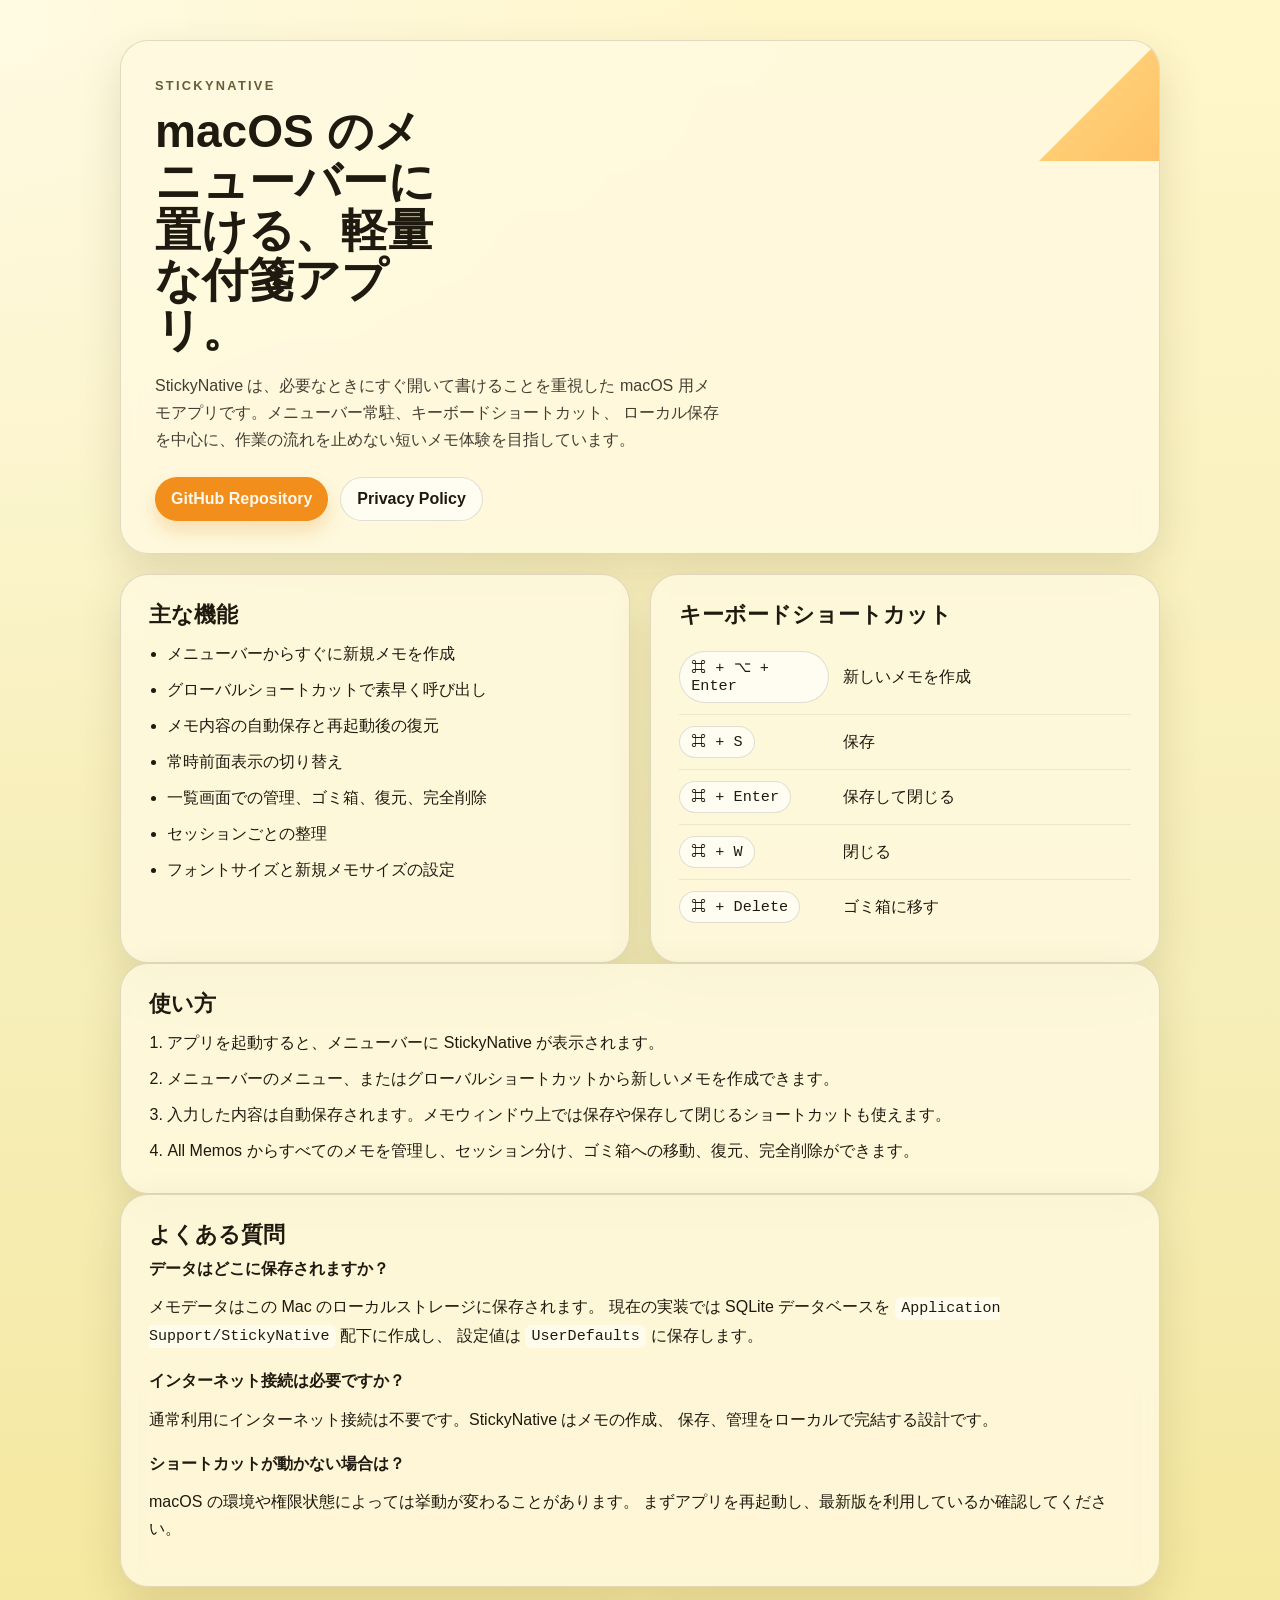
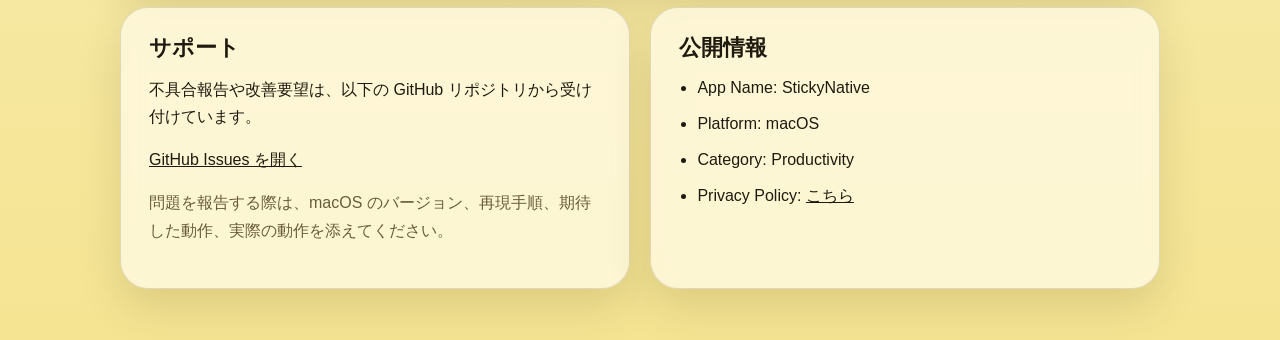
<file: docs/index.html>
<!doctype html>
<html lang="ja">
  <head>
    <meta charset="utf-8">
    <meta name="viewport" content="width=device-width, initial-scale=1">
    <title>StickyNative Support</title>
    <meta
      name="description"
      content="StickyNative は、macOS のメニューバーからすばやく使える軽量な付箋アプリです。使い方、ショートカット、サポート情報を掲載しています。"
    >
    <link rel="stylesheet" href="./style.css">
  </head>
  <body>
    <main class="page">
      <section class="hero card">
        <p class="eyebrow">StickyNative</p>
        <h1>macOS のメニューバーに置ける、軽量な付箋アプリ。</h1>
        <p class="lead">
          StickyNative は、必要なときにすぐ開いて書けることを重視した
          macOS 用メモアプリです。メニューバー常駐、キーボードショートカット、
          ローカル保存を中心に、作業の流れを止めない短いメモ体験を目指しています。
        </p>
        <div class="hero-actions">
          <a class="button" href="https://github.com/SORA-localize/sticky-native" target="_blank" rel="noreferrer">GitHub Repository</a>
          <a class="button secondary" href="./privacy.html">Privacy Policy</a>
        </div>
      </section>

      <section class="grid">
        <article class="card">
          <h2>主な機能</h2>
          <ul class="clean-list">
            <li>メニューバーからすぐに新規メモを作成</li>
            <li>グローバルショートカットで素早く呼び出し</li>
            <li>メモ内容の自動保存と再起動後の復元</li>
            <li>常時前面表示の切り替え</li>
            <li>一覧画面での管理、ゴミ箱、復元、完全削除</li>
            <li>セッションごとの整理</li>
            <li>フォントサイズと新規メモサイズの設定</li>
          </ul>
        </article>

        <article class="card">
          <h2>キーボードショートカット</h2>
          <dl class="shortcut-list">
            <div>
              <dt>⌘ + ⌥ + Enter</dt>
              <dd>新しいメモを作成</dd>
            </div>
            <div>
              <dt>⌘ + S</dt>
              <dd>保存</dd>
            </div>
            <div>
              <dt>⌘ + Enter</dt>
              <dd>保存して閉じる</dd>
            </div>
            <div>
              <dt>⌘ + W</dt>
              <dd>閉じる</dd>
            </div>
            <div>
              <dt>⌘ + Delete</dt>
              <dd>ゴミ箱に移す</dd>
            </div>
          </dl>
        </article>
      </section>

      <section class="card">
        <h2>使い方</h2>
        <ol class="steps">
          <li>アプリを起動すると、メニューバーに StickyNative が表示されます。</li>
          <li>メニューバーのメニュー、またはグローバルショートカットから新しいメモを作成できます。</li>
          <li>入力した内容は自動保存されます。メモウィンドウ上では保存や保存して閉じるショートカットも使えます。</li>
          <li>All Memos からすべてのメモを管理し、セッション分け、ゴミ箱への移動、復元、完全削除ができます。</li>
        </ol>
      </section>

      <section class="card">
        <h2>よくある質問</h2>
        <div class="faq">
          <div>
            <h3>データはどこに保存されますか？</h3>
            <p>
              メモデータはこの Mac のローカルストレージに保存されます。
              現在の実装では SQLite データベースを
              <code>Application Support/StickyNative</code> 配下に作成し、
              設定値は <code>UserDefaults</code> に保存します。
            </p>
          </div>
          <div>
            <h3>インターネット接続は必要ですか？</h3>
            <p>
              通常利用にインターネット接続は不要です。StickyNative はメモの作成、
              保存、管理をローカルで完結する設計です。
            </p>
          </div>
          <div>
            <h3>ショートカットが動かない場合は？</h3>
            <p>
              macOS の環境や権限状態によっては挙動が変わることがあります。
              まずアプリを再起動し、最新版を利用しているか確認してください。
            </p>
          </div>
        </div>
      </section>

      <section class="grid">
        <article class="card">
          <h2>サポート</h2>
          <p>
            不具合報告や改善要望は、以下の GitHub リポジトリから受け付けています。
          </p>
          <p>
            <a href="https://github.com/SORA-localize/sticky-native/issues" target="_blank" rel="noreferrer">
              GitHub Issues を開く
            </a>
          </p>
          <p class="muted">
            問題を報告する際は、macOS のバージョン、再現手順、期待した動作、実際の動作を添えてください。
          </p>
        </article>

        <article class="card">
          <h2>公開情報</h2>
          <ul class="clean-list">
            <li>App Name: StickyNative</li>
            <li>Platform: macOS</li>
            <li>Category: Productivity</li>
            <li>Privacy Policy: <a href="./privacy.html">こちら</a></li>
          </ul>
        </article>
      </section>
    </main>
  </body>
</html>
</file>
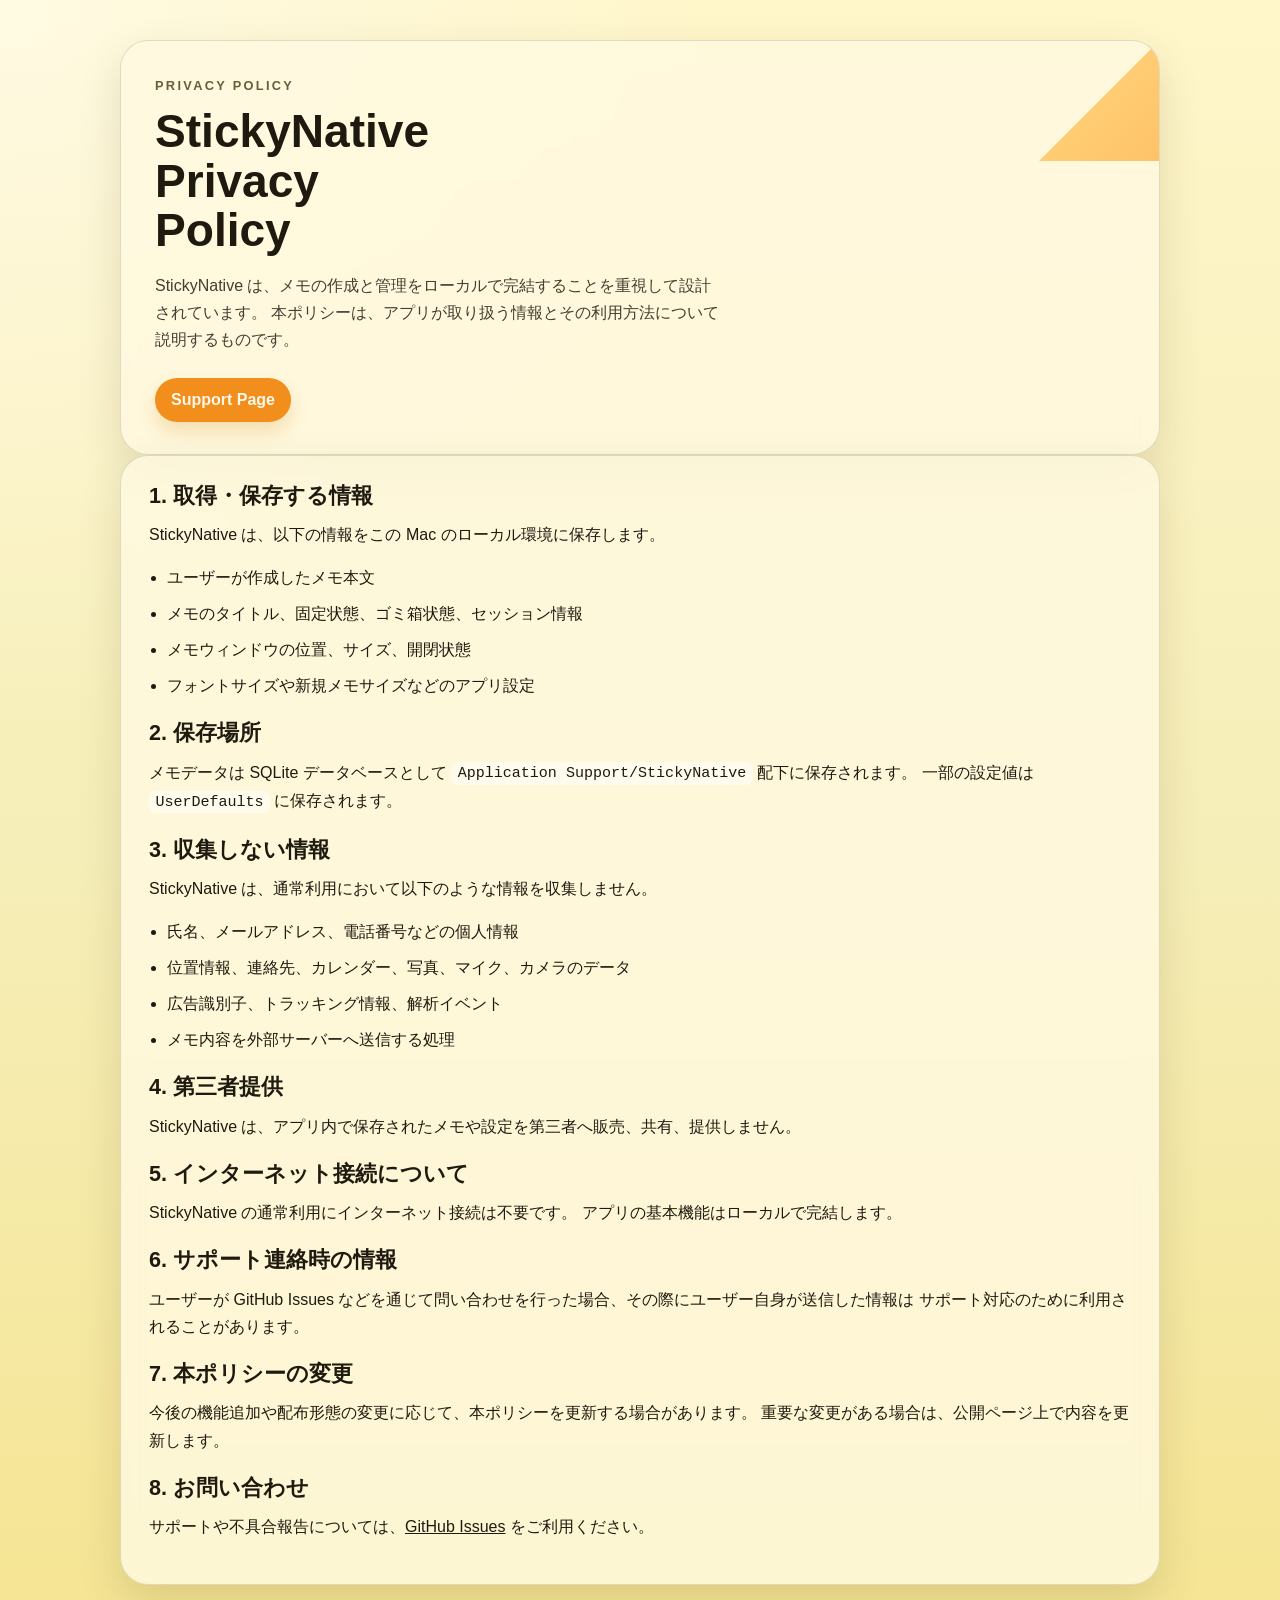
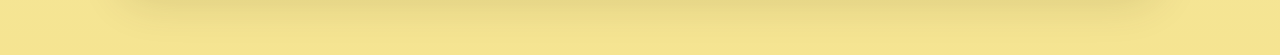
<file: docs/privacy.html>
<!doctype html>
<html lang="ja">
  <head>
    <meta charset="utf-8">
    <meta name="viewport" content="width=device-width, initial-scale=1">
    <title>StickyNative Privacy Policy</title>
    <meta
      name="description"
      content="StickyNative のプライバシーポリシー。取得する情報、保存方法、共有の有無について説明します。"
    >
    <link rel="stylesheet" href="./style.css">
  </head>
  <body>
    <main class="page">
      <section class="hero card">
        <p class="eyebrow">Privacy Policy</p>
        <h1>StickyNative Privacy Policy</h1>
        <p class="lead">
          StickyNative は、メモの作成と管理をローカルで完結することを重視して設計されています。
          本ポリシーは、アプリが取り扱う情報とその利用方法について説明するものです。
        </p>
        <div class="hero-actions">
          <a class="button" href="./index.html">Support Page</a>
        </div>
      </section>

      <section class="card prose">
        <h2>1. 取得・保存する情報</h2>
        <p>StickyNative は、以下の情報をこの Mac のローカル環境に保存します。</p>
        <ul>
          <li>ユーザーが作成したメモ本文</li>
          <li>メモのタイトル、固定状態、ゴミ箱状態、セッション情報</li>
          <li>メモウィンドウの位置、サイズ、開閉状態</li>
          <li>フォントサイズや新規メモサイズなどのアプリ設定</li>
        </ul>

        <h2>2. 保存場所</h2>
        <p>
          メモデータは SQLite データベースとして
          <code>Application Support/StickyNative</code> 配下に保存されます。
          一部の設定値は <code>UserDefaults</code> に保存されます。
        </p>

        <h2>3. 収集しない情報</h2>
        <p>StickyNative は、通常利用において以下のような情報を収集しません。</p>
        <ul>
          <li>氏名、メールアドレス、電話番号などの個人情報</li>
          <li>位置情報、連絡先、カレンダー、写真、マイク、カメラのデータ</li>
          <li>広告識別子、トラッキング情報、解析イベント</li>
          <li>メモ内容を外部サーバーへ送信する処理</li>
        </ul>

        <h2>4. 第三者提供</h2>
        <p>
          StickyNative は、アプリ内で保存されたメモや設定を第三者へ販売、共有、提供しません。
        </p>

        <h2>5. インターネット接続について</h2>
        <p>
          StickyNative の通常利用にインターネット接続は不要です。
          アプリの基本機能はローカルで完結します。
        </p>

        <h2>6. サポート連絡時の情報</h2>
        <p>
          ユーザーが GitHub Issues などを通じて問い合わせを行った場合、その際にユーザー自身が送信した情報は
          サポート対応のために利用されることがあります。
        </p>

        <h2>7. 本ポリシーの変更</h2>
        <p>
          今後の機能追加や配布形態の変更に応じて、本ポリシーを更新する場合があります。
          重要な変更がある場合は、公開ページ上で内容を更新します。
        </p>

        <h2>8. お問い合わせ</h2>
        <p>
          サポートや不具合報告については、<a href="https://github.com/SORA-localize/sticky-native/issues" target="_blank" rel="noreferrer">GitHub Issues</a>
          をご利用ください。
        </p>
      </section>
    </main>
  </body>
</html>
</file>
<file: docs/style.css>
:root {
  --bg: #f6eeb8;
  --bg-soft: #fbf6d7;
  --paper: rgba(255, 249, 225, 0.82);
  --ink: #1f1a0f;
  --muted: #695d39;
  --line: rgba(45, 36, 16, 0.14);
  --accent: #ffb447;
  --accent-deep: #f18e1c;
  --shadow: 0 18px 44px rgba(72, 55, 8, 0.14);
}

* {
  box-sizing: border-box;
}

html {
  color-scheme: light;
}

body {
  margin: 0;
  font-family: "Avenir Next", "Hiragino Sans", "Yu Gothic", sans-serif;
  color: var(--ink);
  background:
    radial-gradient(circle at top left, rgba(255, 255, 255, 0.46), transparent 34%),
    linear-gradient(180deg, #fff6ca 0%, var(--bg) 52%, #f5e491 100%);
  min-height: 100vh;
}

a {
  color: inherit;
}

code {
  font-family: "SF Mono", "Menlo", monospace;
  font-size: 0.94em;
  background: rgba(255, 255, 255, 0.55);
  padding: 0.15rem 0.4rem;
  border-radius: 0.45rem;
}

.page {
  width: min(1040px, calc(100vw - 32px));
  margin: 0 auto;
  padding: 40px 0 72px;
}

.grid {
  display: grid;
  grid-template-columns: repeat(2, minmax(0, 1fr));
  gap: 20px;
  margin-top: 20px;
}

.card {
  background: var(--paper);
  border: 1px solid var(--line);
  border-radius: 28px;
  padding: 28px;
  box-shadow: var(--shadow);
  backdrop-filter: blur(10px);
}

.hero {
  position: relative;
  overflow: hidden;
  padding: 34px 34px 32px;
}

.hero::after {
  content: "";
  position: absolute;
  top: 0;
  right: 0;
  width: 120px;
  height: 120px;
  background: linear-gradient(135deg, rgba(255, 214, 124, 0.96), rgba(255, 173, 58, 0.72));
  clip-path: polygon(100% 0, 100% 100%, 0 100%);
}

.eyebrow {
  margin: 0 0 10px;
  font-size: 0.8rem;
  letter-spacing: 0.18em;
  text-transform: uppercase;
  color: var(--muted);
  font-weight: 700;
}

h1,
h2,
h3 {
  margin: 0;
  line-height: 1.08;
}

h1 {
  font-size: clamp(2rem, 3.6vw, 3.6rem);
  max-width: 11ch;
}

h2 {
  font-size: 1.35rem;
  margin-bottom: 14px;
}

h3 {
  font-size: 1rem;
  margin-bottom: 8px;
}

.lead,
.card p,
.card li,
.card dd {
  line-height: 1.7;
}

.lead {
  max-width: 64ch;
  margin: 16px 0 0;
  color: rgba(31, 26, 15, 0.84);
}

.hero-actions {
  display: flex;
  gap: 12px;
  flex-wrap: wrap;
  margin-top: 24px;
}

.button {
  display: inline-flex;
  align-items: center;
  justify-content: center;
  min-height: 44px;
  padding: 0 16px;
  border-radius: 999px;
  background: var(--accent-deep);
  color: #fff8eb;
  text-decoration: none;
  font-weight: 700;
  box-shadow: 0 10px 18px rgba(214, 129, 17, 0.22);
}

.button.secondary {
  background: rgba(255, 255, 255, 0.62);
  color: var(--ink);
  box-shadow: none;
  border: 1px solid var(--line);
}

.clean-list,
.steps,
.prose ul {
  margin: 0;
  padding-left: 1.15rem;
}

.clean-list li + li,
.steps li + li,
.prose li + li {
  margin-top: 0.55rem;
}

.shortcut-list {
  margin: 0;
}

.shortcut-list > div {
  display: grid;
  grid-template-columns: 150px 1fr;
  gap: 14px;
  align-items: center;
  padding: 11px 0;
  border-bottom: 1px solid rgba(45, 36, 16, 0.08);
}

.shortcut-list > div:last-child {
  border-bottom: 0;
}

.shortcut-list dt {
  font-family: "SF Mono", "Menlo", monospace;
  font-size: 0.95rem;
  background: rgba(255, 255, 255, 0.64);
  border: 1px solid var(--line);
  border-radius: 999px;
  padding: 0.38rem 0.7rem;
  width: fit-content;
}

.shortcut-list dd {
  margin: 0;
}

.faq > div + div,
.prose h2:not(:first-child) {
  margin-top: 22px;
}

.muted {
  color: var(--muted);
}

.prose p,
.prose ul {
  margin-top: 0.8rem;
}

@media (max-width: 800px) {
  .page {
    width: min(100vw - 20px, 1040px);
    padding-top: 18px;
    padding-bottom: 32px;
  }

  .card,
  .hero {
    border-radius: 22px;
    padding: 22px;
  }

  .grid {
    grid-template-columns: 1fr;
  }

  .shortcut-list > div {
    grid-template-columns: 1fr;
    gap: 8px;
  }

  h1 {
    max-width: none;
  }
}
</file>
